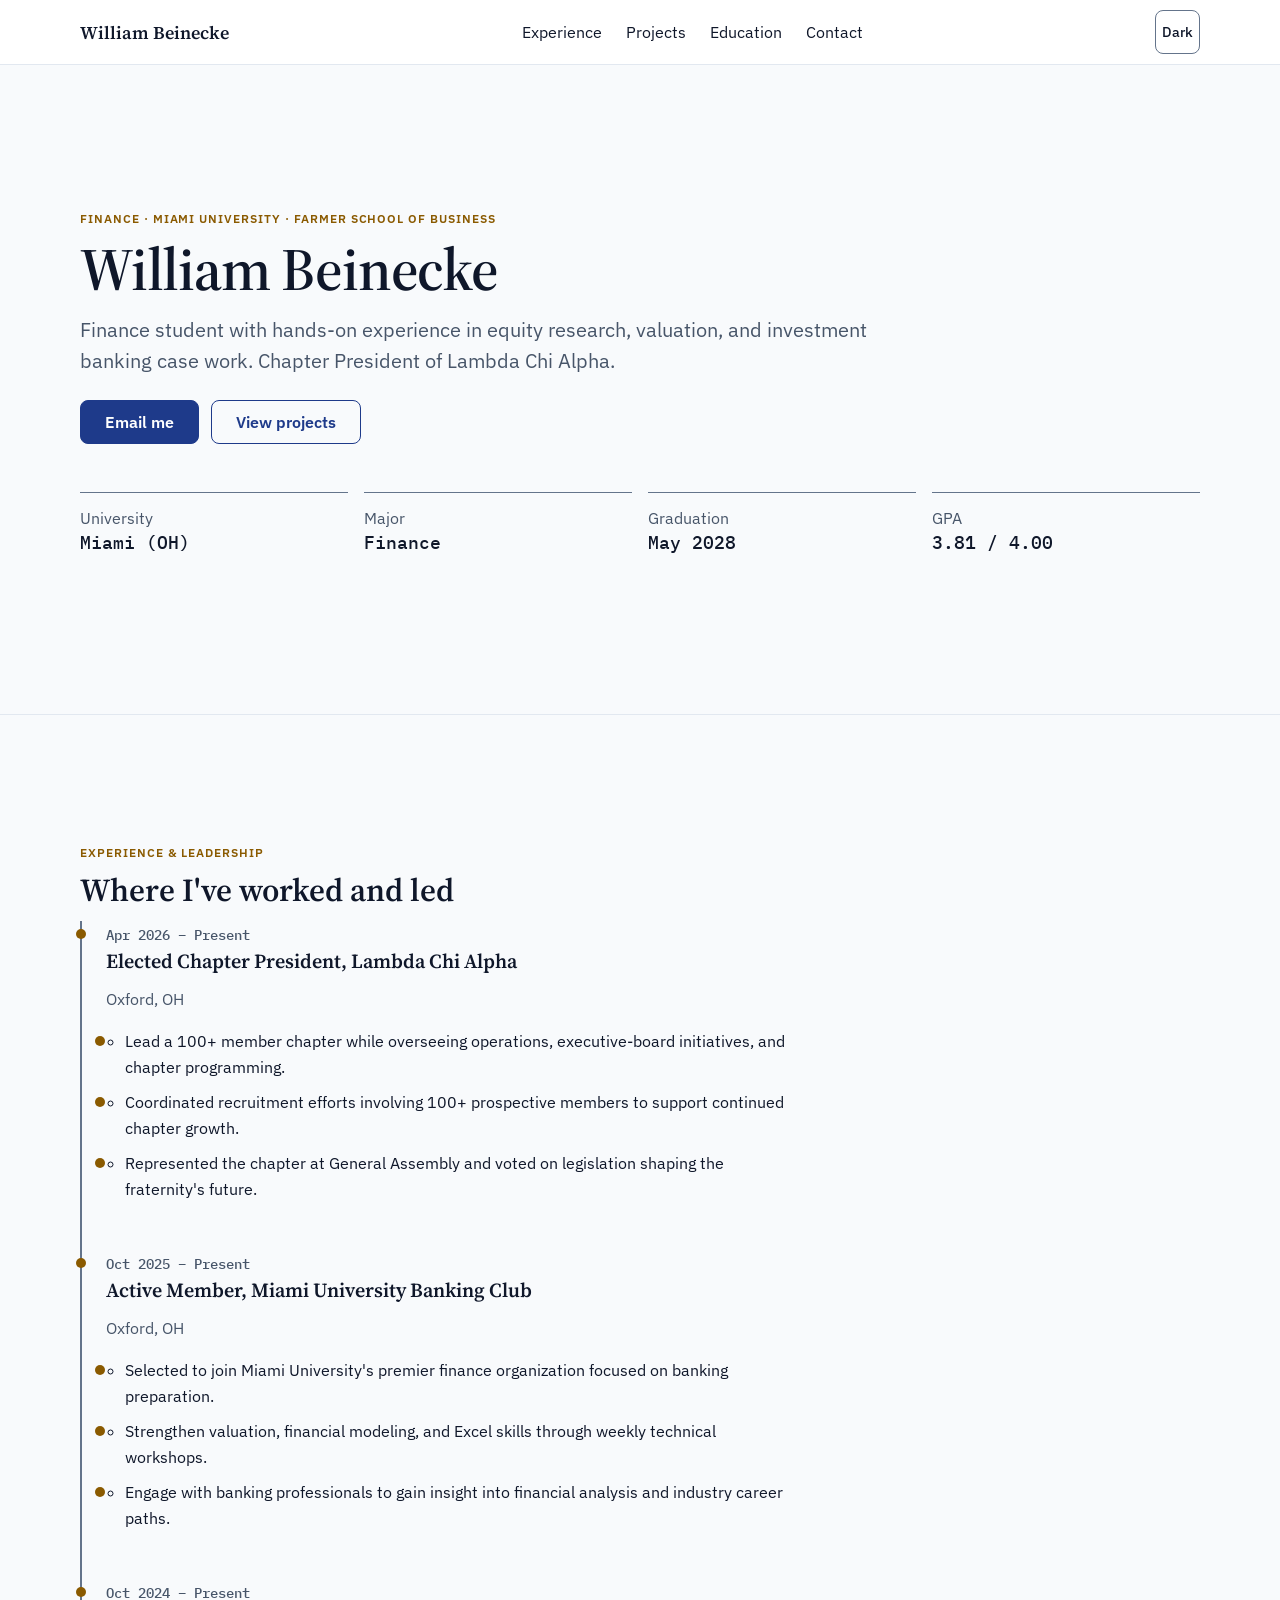
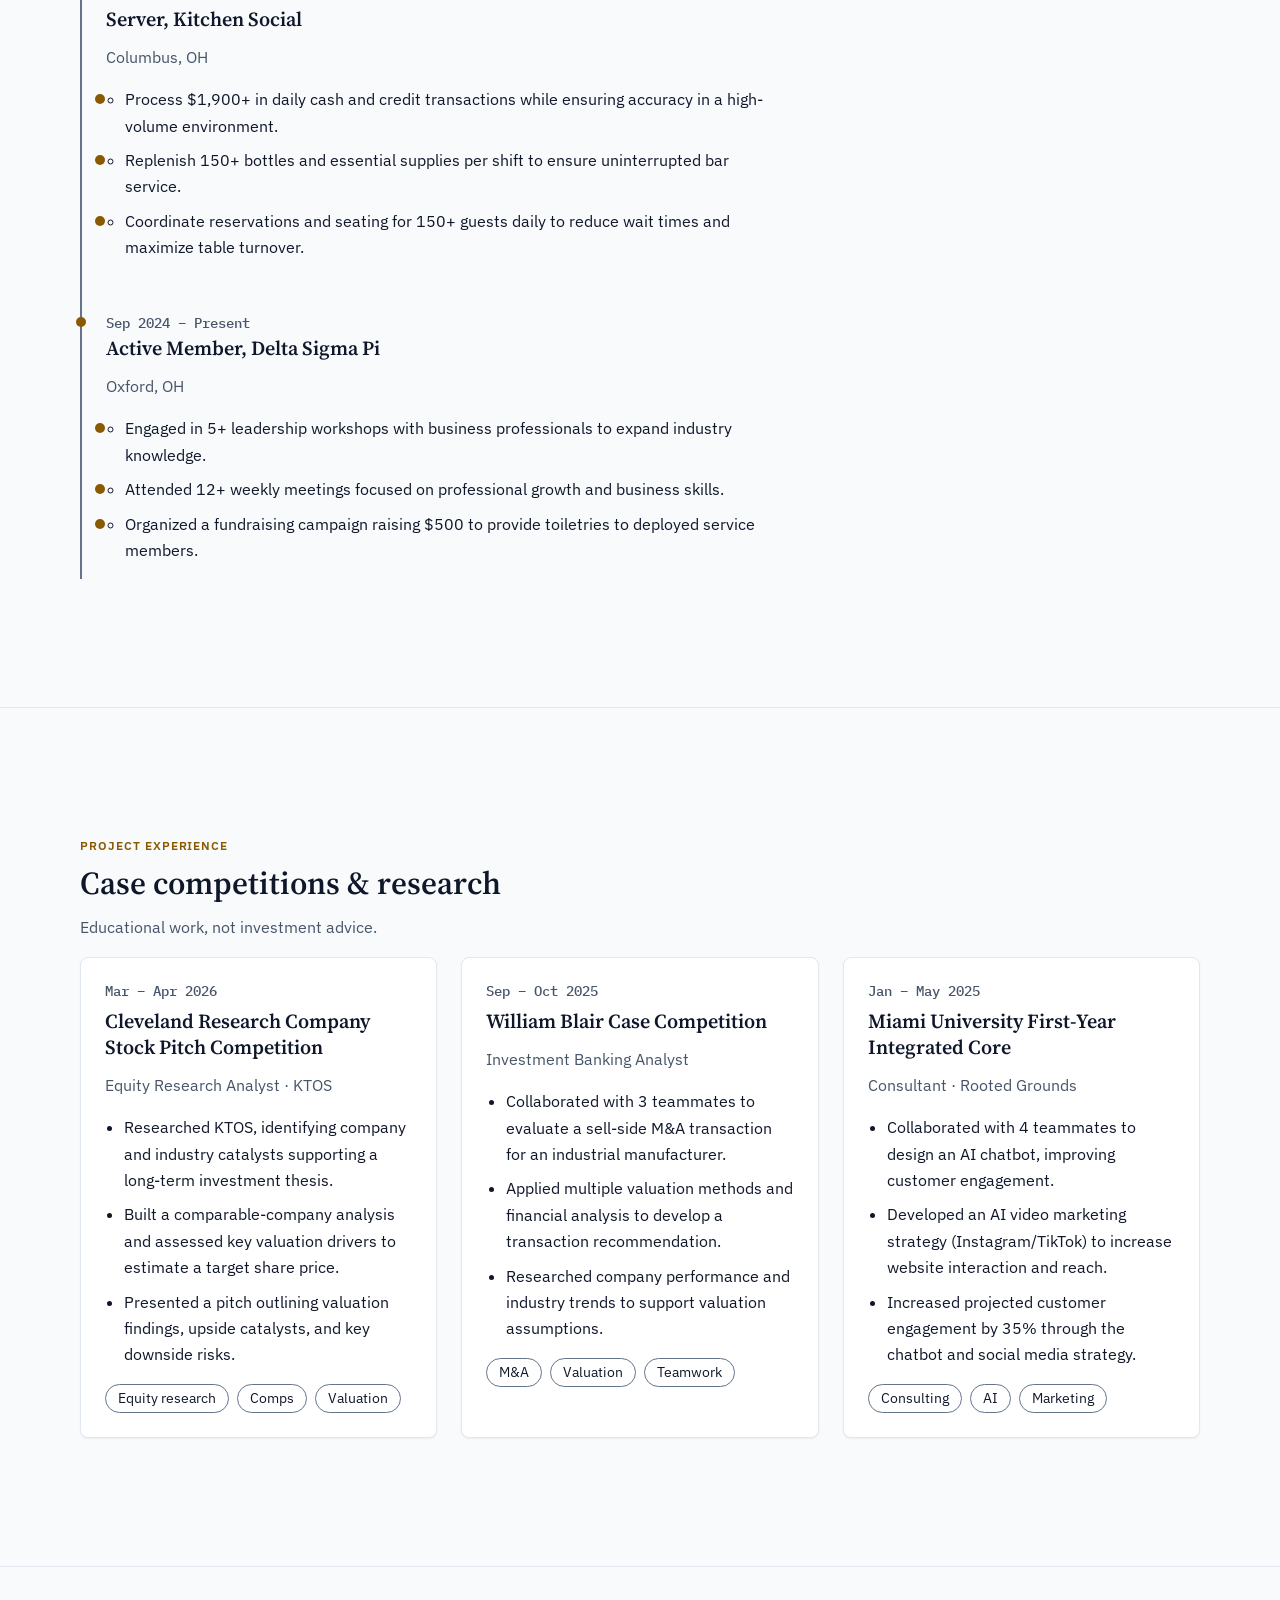
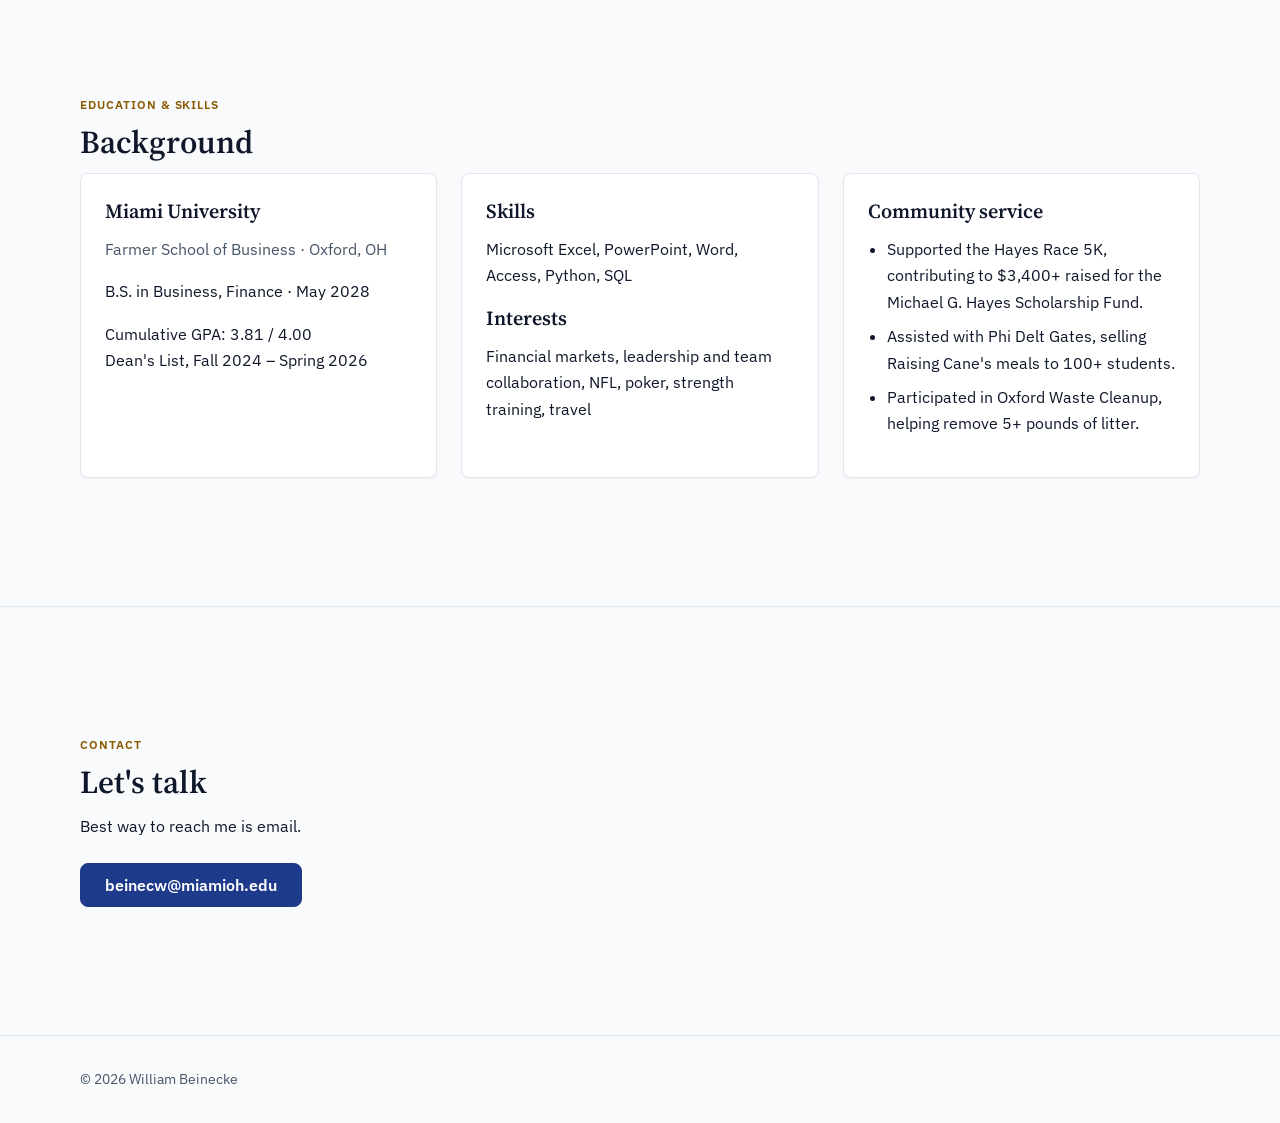
<file: index.html>
<!doctype html>
<html lang="en">
<head>
  <meta charset="utf-8">
  <meta name="viewport" content="width=device-width, initial-scale=1">
  <meta name="color-scheme" content="light dark">
  <title>William Beinecke | Finance, Miami University</title>
  <meta name="description" content="William Beinecke is a Miami University (Farmer School of Business) finance major with experience in equity research, valuation, and case competitions.">
  <meta property="og:type" content="website">
  <meta property="og:title" content="William Beinecke | Finance">
  <meta property="og:description" content="Miami University finance major with experience in equity research and valuation.">
  <meta property="og:site_name" content="William Beinecke">
  <meta name="twitter:card" content="summary">
  <link rel="preconnect" href="https://fonts.googleapis.com">
  <link rel="preconnect" href="https://fonts.gstatic.com" crossorigin>
  <link rel="stylesheet" href="https://fonts.googleapis.com/css2?family=IBM+Plex+Mono:wght@500&family=IBM+Plex+Sans:wght@400;500;600&family=Source+Serif+4:wght@600&display=swap">
  <link rel="stylesheet" href="css/tokens.css">
  <link rel="stylesheet" href="css/base.css">
  <link rel="stylesheet" href="css/components.css">
  <script src="js/theme.js"></script>
  <script defer src="js/main.js"></script>
</head>
<body>
  <a class="skip" href="#main">Skip to content</a>
  <header class="site-header">
    <nav class="wrap nav" aria-label="Primary">
      <a class="brand" href="#top">William Beinecke</a>
      <ul class="nav-links" id="nav-links">
        <li><a href="#experience">Experience</a></li>
        <li><a href="#pitches">Projects</a></li>
        <li><a href="#education">Education</a></li>
        <li><a href="#contact">Contact</a></li>
      </ul>
      <div class="nav-tools">
        <button class="icon-btn" id="theme-toggle" type="button" aria-pressed="false">Dark</button>
        <button class="icon-btn menu-btn" id="menu-btn" type="button" aria-expanded="false" aria-controls="nav-links" aria-label="Menu">Menu</button>
      </div>
    </nav>
  </header>

  <main id="main">
    <section class="hero wrap" id="top" aria-labelledby="h-name">
      <p class="eyebrow">Finance &middot; Miami University &middot; Farmer School of Business</p>
      <h1 id="h-name">William Beinecke</h1>
      <p class="lead">Finance student with hands-on experience in equity research, valuation, and investment banking case work. Chapter President of Lambda Chi Alpha.</p>
      <div class="cta-row">
        <a class="btn btn-primary" href="mailto:beinecw@miamioh.edu">Email me</a>
        <a class="btn btn-ghost" href="#pitches">View projects</a>
      </div>
      <ul class="stats" aria-label="Snapshot">
        <li><span class="muted">University</span><strong>Miami (OH)</strong></li>
        <li><span class="muted">Major</span><strong>Finance</strong></li>
        <li><span class="muted">Graduation</span><strong>May 2028</strong></li>
        <li><span class="muted">GPA</span><strong>3.81 / 4.00</strong></li>
      </ul>
    </section>

    <section class="block" id="experience" aria-labelledby="h-exp">
      <div class="wrap">
        <p class="eyebrow">Experience &amp; leadership</p>
        <h2 id="h-exp">Where I've worked and led</h2>
        <ol class="timeline">
          <li class="reveal">
            <span class="date">Apr 2026 &ndash; Present</span>
            <h3>Elected Chapter President, Lambda Chi Alpha</h3>
            <p class="muted">Oxford, OH</p>
            <ul class="bullets">
              <li>Lead a 100+ member chapter while overseeing operations, executive-board initiatives, and chapter programming.</li>
              <li>Coordinated recruitment efforts involving 100+ prospective members to support continued chapter growth.</li>
              <li>Represented the chapter at General Assembly and voted on legislation shaping the fraternity's future.</li>
            </ul>
          </li>
          <li class="reveal">
            <span class="date">Oct 2025 &ndash; Present</span>
            <h3>Active Member, Miami University Banking Club</h3>
            <p class="muted">Oxford, OH</p>
            <ul class="bullets">
              <li>Selected to join Miami University's premier finance organization focused on banking preparation.</li>
              <li>Strengthen valuation, financial modeling, and Excel skills through weekly technical workshops.</li>
              <li>Engage with banking professionals to gain insight into financial analysis and industry career paths.</li>
            </ul>
          </li>
          <li class="reveal">
            <span class="date">Oct 2024 &ndash; Present</span>
            <h3>Server, Kitchen Social</h3>
            <p class="muted">Columbus, OH</p>
            <ul class="bullets">
              <li>Process $1,900+ in daily cash and credit transactions while ensuring accuracy in a high-volume environment.</li>
              <li>Replenish 150+ bottles and essential supplies per shift to ensure uninterrupted bar service.</li>
              <li>Coordinate reservations and seating for 150+ guests daily to reduce wait times and maximize table turnover.</li>
            </ul>
          </li>
          <li class="reveal">
            <span class="date">Sep 2024 &ndash; Present</span>
            <h3>Active Member, Delta Sigma Pi</h3>
            <p class="muted">Oxford, OH</p>
            <ul class="bullets">
              <li>Engaged in 5+ leadership workshops with business professionals to expand industry knowledge.</li>
              <li>Attended 12+ weekly meetings focused on professional growth and business skills.</li>
              <li>Organized a fundraising campaign raising $500 to provide toiletries to deployed service members.</li>
            </ul>
          </li>
        </ol>
      </div>
    </section>

    <section class="block" id="pitches" aria-labelledby="h-pitch">
      <div class="wrap">
        <p class="eyebrow">Project experience</p>
        <h2 id="h-pitch">Case competitions &amp; research</h2>
        <p class="muted">Educational work, not investment advice.</p>
        <div class="grid cols">
          <article class="card hover reveal">
            <p class="date">Mar &ndash; Apr 2026</p>
            <h3>Cleveland Research Company Stock Pitch Competition</h3>
            <p class="muted">Equity Research Analyst &middot; KTOS</p>
            <ul class="bullets">
              <li>Researched KTOS, identifying company and industry catalysts supporting a long-term investment thesis.</li>
              <li>Built a comparable-company analysis and assessed key valuation drivers to estimate a target share price.</li>
              <li>Presented a pitch outlining valuation findings, upside catalysts, and key downside risks.</li>
            </ul>
            <ul class="tags"><li>Equity research</li><li>Comps</li><li>Valuation</li></ul>
          </article>
          <article class="card hover reveal">
            <p class="date">Sep &ndash; Oct 2025</p>
            <h3>William Blair Case Competition</h3>
            <p class="muted">Investment Banking Analyst</p>
            <ul class="bullets">
              <li>Collaborated with 3 teammates to evaluate a sell-side M&amp;A transaction for an industrial manufacturer.</li>
              <li>Applied multiple valuation methods and financial analysis to develop a transaction recommendation.</li>
              <li>Researched company performance and industry trends to support valuation assumptions.</li>
            </ul>
            <ul class="tags"><li>M&amp;A</li><li>Valuation</li><li>Teamwork</li></ul>
          </article>
          <article class="card hover reveal">
            <p class="date">Jan &ndash; May 2025</p>
            <h3>Miami University First-Year Integrated Core</h3>
            <p class="muted">Consultant &middot; Rooted Grounds</p>
            <ul class="bullets">
              <li>Collaborated with 4 teammates to design an AI chatbot, improving customer engagement.</li>
              <li>Developed an AI video marketing strategy (Instagram/TikTok) to increase website interaction and reach.</li>
              <li>Increased projected customer engagement by 35% through the chatbot and social media strategy.</li>
            </ul>
            <ul class="tags"><li>Consulting</li><li>AI</li><li>Marketing</li></ul>
          </article>
        </div>
      </div>
    </section>

    <section class="block" id="education" aria-labelledby="h-edu">
      <div class="wrap">
        <p class="eyebrow">Education &amp; skills</p>
        <h2 id="h-edu">Background</h2>
        <div class="grid cols">
          <div class="card reveal">
            <h3>Miami University</h3>
            <p class="muted">Farmer School of Business &middot; Oxford, OH</p>
            <p>B.S. in Business, Finance &middot; May 2028</p>
            <p>Cumulative GPA: 3.81 / 4.00<br>Dean's List, Fall 2024 &ndash; Spring 2026</p>
          </div>
          <div class="card reveal">
            <h3>Skills</h3>
            <p>Microsoft Excel, PowerPoint, Word, Access, Python, SQL</p>
            <h3>Interests</h3>
            <p>Financial markets, leadership and team collaboration, NFL, poker, strength training, travel</p>
          </div>
          <div class="card reveal">
            <h3>Community service</h3>
            <ul class="bullets">
              <li>Supported the Hayes Race 5K, contributing to $3,400+ raised for the Michael G. Hayes Scholarship Fund.</li>
              <li>Assisted with Phi Delt Gates, selling Raising Cane's meals to 100+ students.</li>
              <li>Participated in Oxford Waste Cleanup, helping remove 5+ pounds of litter.</li>
            </ul>
          </div>
        </div>
      </div>
    </section>

    <section class="block" id="contact" aria-labelledby="h-contact">
      <div class="wrap">
        <p class="eyebrow">Contact</p>
        <h2 id="h-contact">Let's talk</h2>
        <p>Best way to reach me is email.</p>
        <div class="cta-row">
          <a class="btn btn-primary" href="mailto:beinecw@miamioh.edu">beinecw@miamioh.edu</a>
        </div>
      </div>
    </section>
  </main>

  <footer class="site-footer">
    <div class="wrap">&copy; <span id="year">2026</span> William Beinecke</div>
  </footer>
</body>
</html>
</file>
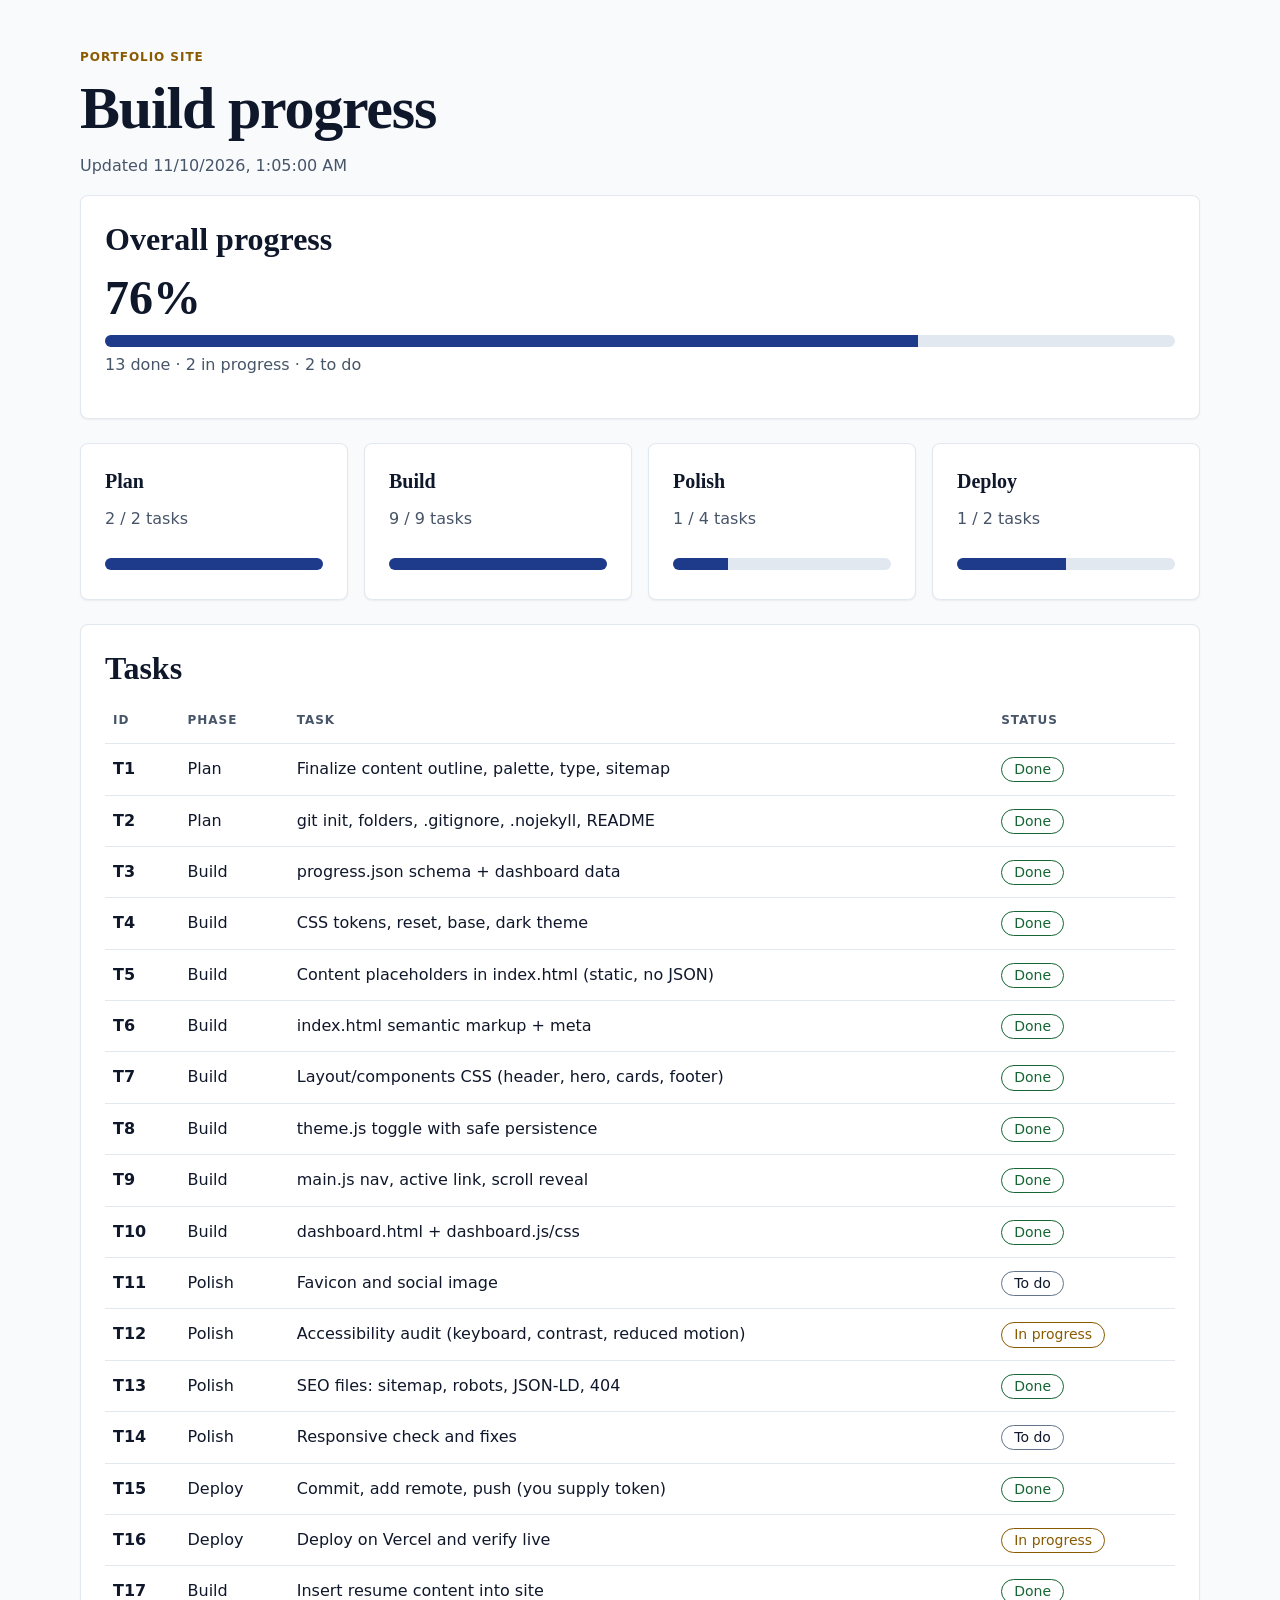
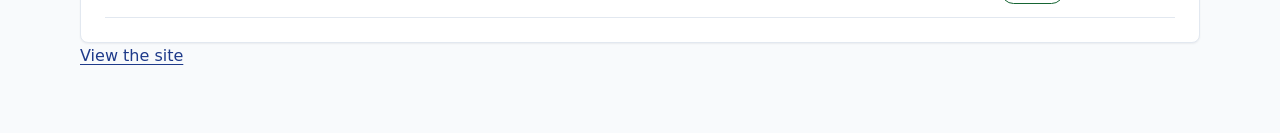
<file: dashboard.html>
<!doctype html>
<html lang="en">
<head>
  <meta charset="utf-8">
  <meta name="viewport" content="width=device-width, initial-scale=1">
  <meta name="color-scheme" content="light dark">
  <meta name="robots" content="noindex">
  <title>Build Progress</title>
  <link rel="stylesheet" href="css/tokens.css">
  <link rel="stylesheet" href="css/base.css">
  <link rel="stylesheet" href="css/dashboard.css">
  <script src="js/theme.js"></script>
  <script defer src="js/dashboard.js"></script>
</head>
<body>
  <main class="wrap">
    <p class="eyebrow">Portfolio site</p>
    <h1>Build progress</h1>
    <p class="muted" id="updated" aria-live="polite"></p>
    <div id="dash">Loading&hellip;</div>
    <p><a href="index.html">View the site</a></p>
  </main>
</body>
</html>
</file>
<file: css/tokens.css>
:root {
  color-scheme: light dark;
  --bg: #F8FAFC; --surface: #FFFFFF; --text: #0F172A; --text-muted: #475569;
  --primary: #1E3A8A; --on-primary: #FFFFFF; --accent: #8A5A00;
  --border: #E2E8F0; --border-strong: #64748B; --focus: #1E3A8A;
  --ok: #166534; --warn: #8A5A00;
  --shadow-sm: 0 1px 2px rgba(15,23,42,.06);
  --font-head: "Source Serif 4", Georgia, serif;
  --font-body: "IBM Plex Sans", system-ui, -apple-system, "Segoe UI", sans-serif;
  --font-mono: "IBM Plex Mono", ui-monospace, Menlo, monospace;
  --s1: 4px; --s2: 8px; --s3: 12px; --s4: 16px; --s5: 24px; --s6: 32px; --s7: 48px; --s8: 64px;
  --radius: 8px; --maxw: 1120px; --nav-h: 64px;
  --dur: 220ms; --ease: cubic-bezier(.2, 0, .2, 1);
}
@media (prefers-color-scheme: dark) {
  :root:not([data-theme="light"]) {
    --bg: #0B1220; --surface: #121B2E; --text: #E8EEF7; --text-muted: #9AA8BD;
    --primary: #7FA8FF; --on-primary: #0B1220; --accent: #E0B04A;
    --border: #1F2A44; --border-strong: #5B6B88; --focus: #7FA8FF;
    --ok: #6EE7A0; --warn: #E0B04A; --shadow-sm: none;
  }
}
:root[data-theme="dark"] {
  color-scheme: dark;
  --bg: #0B1220; --surface: #121B2E; --text: #E8EEF7; --text-muted: #9AA8BD;
  --primary: #7FA8FF; --on-primary: #0B1220; --accent: #E0B04A;
  --border: #1F2A44; --border-strong: #5B6B88; --focus: #7FA8FF;
  --ok: #6EE7A0; --warn: #E0B04A; --shadow-sm: none;
}
</file>
<file: css/base.css>
*, *::before, *::after { box-sizing: border-box; }
html { -webkit-text-size-adjust: 100%; scroll-padding-top: var(--nav-h); }
@media (prefers-reduced-motion: no-preference) { html { scroll-behavior: smooth; } }
body { margin: 0; background: var(--bg); color: var(--text); font: 400 1rem/1.65 var(--font-body); }
h1, h2, h3 { font-family: var(--font-head); font-weight: 600; margin: 0 0 var(--s3); }
h1 { font-size: clamp(2.25rem, 6vw, 3.75rem); line-height: 1.08; letter-spacing: -.02em; }
h2 { font-size: clamp(1.6rem, 3vw, 2rem); line-height: 1.2; }
h3 { font-size: 1.25rem; line-height: 1.3; }
p { margin: 0 0 var(--s4); max-width: 68ch; }
a { color: var(--primary); text-underline-offset: 3px; }
:focus-visible { outline: 3px solid var(--focus); outline-offset: 2px; }
.muted { color: var(--text-muted); }
.eyebrow { font-size: .75rem; letter-spacing: .08em; text-transform: uppercase; color: var(--accent); font-weight: 600; margin: 0 0 var(--s2); }
.skip { position: absolute; left: var(--s4); top: -100px; background: var(--primary); color: var(--on-primary); padding: var(--s2) var(--s4); border-radius: var(--radius); z-index: 100; }
.skip:focus { top: var(--s2); }
.wrap { width: min(100% - 32px, var(--maxw)); margin-inline: auto; }
@media (min-width: 640px) { .wrap { width: min(100% - 48px, var(--maxw)); } }
@media (min-width: 1024px) { .wrap { width: min(100% - 64px, var(--maxw)); } }
.btn { display: inline-flex; align-items: center; justify-content: center; min-height: 44px; padding: 0 var(--s5); border-radius: var(--radius); border: 1px solid var(--primary); font: 600 1rem var(--font-body); text-decoration: none; cursor: pointer; transition: transform var(--dur) var(--ease), background var(--dur) var(--ease); }
.btn:active { transform: scale(.98); }
.btn-primary { background: var(--primary); color: var(--on-primary); }
.btn-primary:hover { filter: brightness(1.08); }
.btn-ghost { background: transparent; color: var(--primary); }
.btn-ghost:hover { background: var(--surface); }
.card { background: var(--surface); border: 1px solid var(--border); border-radius: var(--radius); padding: var(--s5); box-shadow: var(--shadow-sm); }
@media (prefers-reduced-motion: reduce) {
  *, *::before, *::after { animation-duration: .01ms !important; transition-duration: .01ms !important; scroll-behavior: auto !important; }
}
</file>
<file: css/components.css>
.site-header { position: sticky; top: 0; z-index: 50; background: var(--surface); border-bottom: 1px solid var(--border); }
.nav { display: flex; align-items: center; justify-content: space-between; min-height: var(--nav-h); gap: var(--s4); }
.brand { font: 600 1.125rem var(--font-head); color: var(--text); text-decoration: none; }
.nav-links { display: none; list-style: none; margin: 0; padding: 0; gap: var(--s5); align-items: center; }
.nav-links a { color: var(--text); text-decoration: none; padding: var(--s2) 0; border-bottom: 2px solid transparent; }
.nav-links a:hover, .nav-links a[aria-current="true"] { border-color: var(--accent); }
.nav-tools { display: flex; gap: var(--s2); align-items: center; }
.icon-btn { min-width: 44px; min-height: 44px; border-radius: var(--radius); border: 1px solid var(--border-strong); background: transparent; color: var(--text); cursor: pointer; font: 500 .875rem var(--font-body); }
.menu-btn { display: inline-flex; align-items: center; justify-content: center; }
.nav-links.open { display: flex; flex-direction: column; align-items: flex-start; position: absolute; left: 0; right: 0; top: var(--nav-h); background: var(--surface); border-bottom: 1px solid var(--border); padding: var(--s4) 16px; }
@media (min-width: 768px) {
  .nav-links { display: flex; }
  .menu-btn { display: none; }
}
section.block { padding-block: clamp(64px, 10vw, 128px); border-top: 1px solid var(--border); }
.hero { padding-block: clamp(64px, 12vw, 144px); }
.hero .lead { font-size: 1.25rem; line-height: 1.55; color: var(--text-muted); }
.cta-row { display: flex; flex-wrap: wrap; gap: var(--s3); margin-top: var(--s5); }
.stats { display: grid; grid-template-columns: repeat(auto-fit, minmax(160px, 1fr)); gap: var(--s4); margin-top: var(--s7); padding: 0; list-style: none; }
.stats li { border-top: 1px solid var(--border-strong); padding-top: var(--s3); }
.stats strong { display: block; font: 500 1.125rem var(--font-mono); font-variant-numeric: tabular-nums; }
.timeline { list-style: none; margin: 0; padding: 0 0 0 var(--s5); border-left: 2px solid var(--border-strong); display: grid; gap: var(--s6); }
.timeline li { position: relative; }
.timeline li::before { content: ""; position: absolute; left: calc(-1 * var(--s5) - 6px); top: 8px; width: 10px; height: 10px; border-radius: 50%; background: var(--accent); }
.date { font: 500 .875rem var(--font-mono); color: var(--text-muted); }
.grid { display: grid; gap: var(--s5); }
@media (min-width: 768px) { .grid.cols { grid-template-columns: repeat(2, 1fr); } }
@media (min-width: 1024px) { .grid.cols { grid-template-columns: repeat(3, 1fr); } }
.card.hover { transition: border-color var(--dur) var(--ease), transform var(--dur) var(--ease); }
.card.hover:hover { border-color: var(--primary); transform: translateY(-2px); }
.tags { display: flex; flex-wrap: wrap; gap: var(--s2); list-style: none; padding: 0; margin: var(--s3) 0 0; }
.tags li { border: 1px solid var(--border-strong); border-radius: 999px; padding: 2px var(--s3); font-size: .875rem; }
.ph { background: color-mix(in srgb, var(--accent) 14%, transparent); border-radius: 4px; padding: 0 4px; }
.site-footer { border-top: 1px solid var(--border); padding-block: var(--s6); color: var(--text-muted); font-size: .875rem; }
.js .reveal { opacity: 0; transform: translateY(8px); transition: opacity 300ms var(--ease), transform 300ms var(--ease); }
.js .reveal.is-visible { opacity: 1; transform: none; }
@media print { .site-header, .cta-row, .icon-btn { display: none; } :root { --bg: #fff; --text: #000; } }

.bullets { padding-left: 1.2em; margin: 0 0 var(--s4); max-width: 68ch; }
.bullets li { margin-bottom: var(--s2); }
.card .date { margin: 0 0 var(--s2); }
</file>
<file: css/dashboard.css>
main { padding-block: var(--s7); }
#dash { display: grid; gap: var(--s5); }
.big { font: 600 3rem var(--font-head); margin: 0; }
.phases { display: grid; gap: var(--s4); grid-template-columns: repeat(auto-fit, minmax(200px, 1fr)); }
progress.bar { width: 100%; height: 12px; border: 0; border-radius: 999px; overflow: hidden; background: var(--border); accent-color: var(--primary); }
progress.bar::-webkit-progress-bar { background: var(--border); }
progress.bar::-webkit-progress-value { background: var(--primary); }
progress.bar::-moz-progress-bar { background: var(--primary); }
table { width: 100%; border-collapse: collapse; }
th, td { text-align: left; padding: var(--s3) var(--s2); border-bottom: 1px solid var(--border); vertical-align: top; }
thead th { font-size: .75rem; letter-spacing: .08em; text-transform: uppercase; color: var(--text-muted); }
.card { overflow-x: auto; }
.pill { display: inline-block; border: 1px solid var(--border-strong); border-radius: 999px; padding: 0 var(--s3); font-size: .875rem; white-space: nowrap; }
.pill.done { color: var(--ok); border-color: var(--ok); }
.pill.doing { color: var(--warn); border-color: var(--warn); }
</file>
